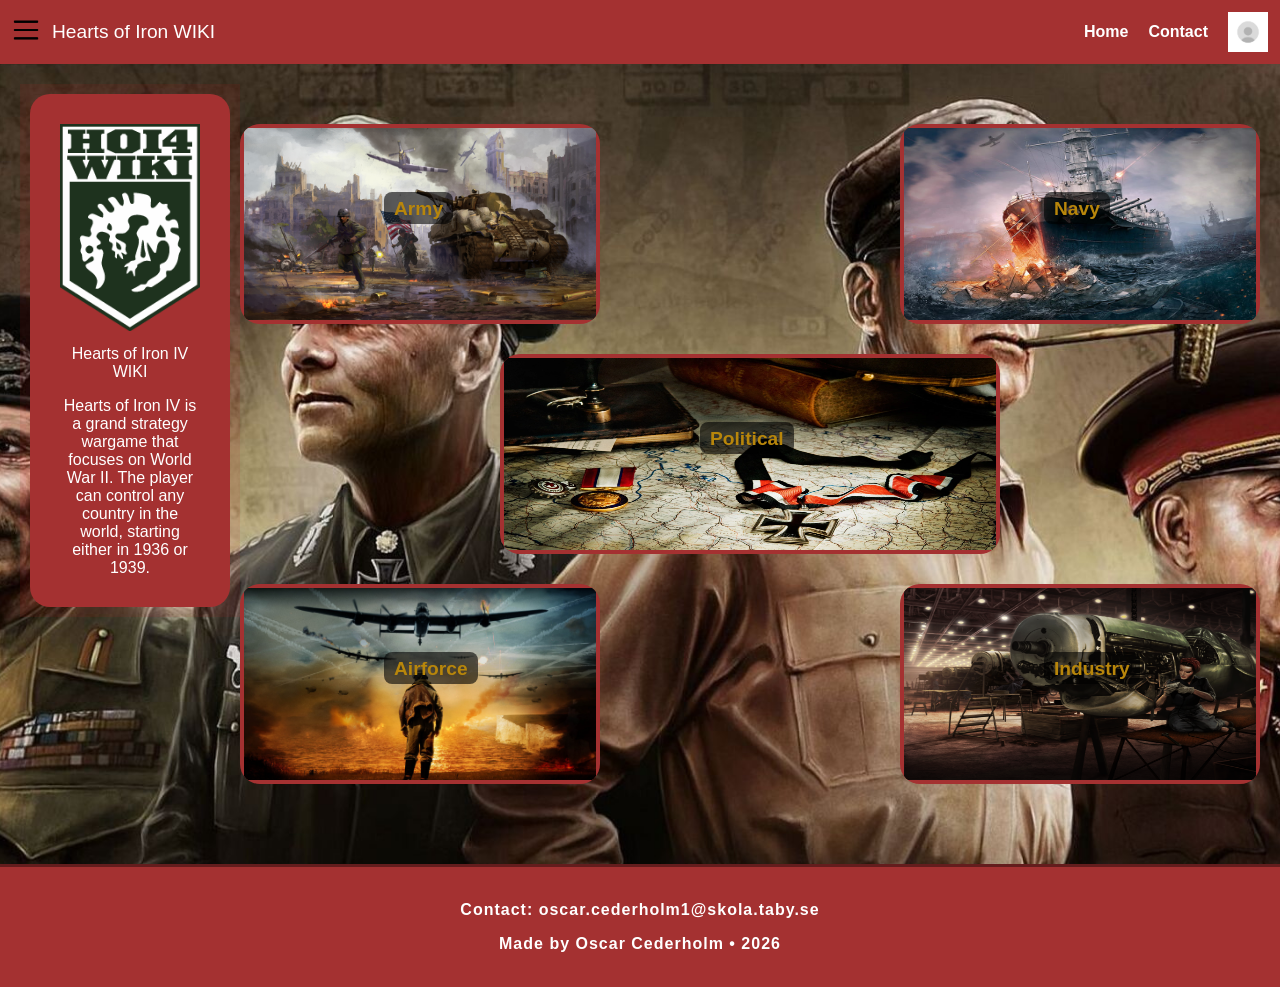
<file: index.html>
<!DOCTYPE html>
<html lang="en">
<head>
    <link rel="icon" href="images/paradox-logo.jpg" type="image/svg+xml">
    <title>Hearts of Iron 4 WIKI</title>
    <meta charset="UTF-8">
    <meta name="viewport" content="width=device-width, initial-scale=1.0">

    <link href="https://fonts.googleapis.com/css2?family=Oswald:wght@400;700&display=swap" rel="stylesheet">

    <!-- Main global stylesheet -->
    <link rel="stylesheet" href="index.css">

</head>

<body>

<header>
    <div class="nav-wrapper">
        <div class="nav-left">
            <div class="menu-wrapper" id="menuWrapper">
                <img src="images/icons8-menu-50.png" alt="menu" class="menu-button" id="menuButton">

                <div class="dropdown-menu" id="dropdownMenu">
                    <a href="index.html">Home</a>
                    <a href="army.html">Army</a>
                    <a href="Airforce.html">Airforce</a>
                    <a href="navy.html">Navy</a>
                    <a href="Political.html">Political</a>
                    <a href="Industry.html">Industry</a>
                </div>
            </div>
            <span>Hearts of Iron WIKI</span>
        </div>

        <nav>
            <ul>
                <li><a href="index.html">Home</a></li>
                <li><a href="index.html#Contact">Contact</a></li>
                <li>
                    <button class="login-button" onclick="openLoginPopup()">
                        <img src="images/login-hoi4.avif" alt="Login">
                    </button>
                </li>
            </ul>
        </nav>
    </div>
</header>

<main class="layout">

    <!--Sidebar-->
    <aside class="sidebar">
        <div class="side-box logo-box">
            <img src="images/hoi4-logo.png" alt="HOI4 logo">
            <p class="logo-text">Hearts of Iron IV WIKI</p>
            <a>Hearts of Iron IV is a grand strategy wargame that focuses on World War II. The player can control any country in the world, starting either in 1936 or 1939.</a>
        </div>

    </aside>
        
    <!--Main content-->
    <section class="content">
        <div class="grid">

            <a class="card top-left" href="army.html"><img src="images/army-hoi4.jpg" alt="Army"><span class="card-text">Army</span></a>
            <a class="card top-right" href="navy.html"><img src="images/battleship-hoi4.jpg" alt="Navy"><span class="card-text">Navy</span></a>

            <a class="card center" href="Political.html"><img src="images/Political-hoi4.webp" alt="Political"><span class="card-text">Political</span></a>

            <a class="card bottom-left" href="Airforce.html"><img src="images/air-hoi4.png" alt="Airforce"><span class="card-text">Airforce</span></a>
            <a class="card bottom-right" href="Industry.html"><img src="images/industry.png" alt="Industrial"><span class="card-text">Industry</span></a>

        </div>
         <div id="login-overlay" class="popup-overlay" onclick="closeLoginPopup()"></div>

        <div id="login-popup" class="popup-box">

            <h2>Login</h2>

            <form class="login-form">

                <input type="email" placeholder="Email" required>

                <input type="password" placeholder="Password" required>

                <button type="submit" class="login-submit">
                    Login
                </button>

            </form>

            <button class="popup-close" onclick="closeLoginPopup()">
                Close
            </button>

        </div>
    </section>
</main>
<footer id="Contact" class="footer">
    <p>Contact: oscar.cederholm1@skola.taby.se</p>
    <p>Made by Oscar Cederholm • 2026</p>
</footer>
<script>
const menuBtn = document.getElementById("menuButton");
const menu = document.getElementById("dropdownMenu");
const wrapper = document.getElementById("menuWrapper");

menuBtn.addEventListener("click", function(event) {
    event.stopPropagation();
    menu.classList.toggle("active");
});

document.addEventListener("click", function(event) {
    if (!wrapper.contains(event.target)) {
        menu.classList.remove("active");
    }
});
</script>



<script>
function openPopup(text) {
    document.getElementById("popup-text").innerText = text;
    document.getElementById("popup-overlay").style.display = "block";
    document.getElementById("popup-box").style.display = "block";
}

function closePopup() {
    document.getElementById("popup-overlay").style.display = "none";
    document.getElementById("popup-box").style.display = "none";
}
function openLoginPopup() {
    document.getElementById("login-overlay").style.display = "block";
    document.getElementById("login-popup").style.display = "block";
}

function closeLoginPopup() {
    document.getElementById("login-overlay").style.display = "none";
    document.getElementById("login-popup").style.display = "none";
}  
</script>
</body>
</html>
</file>
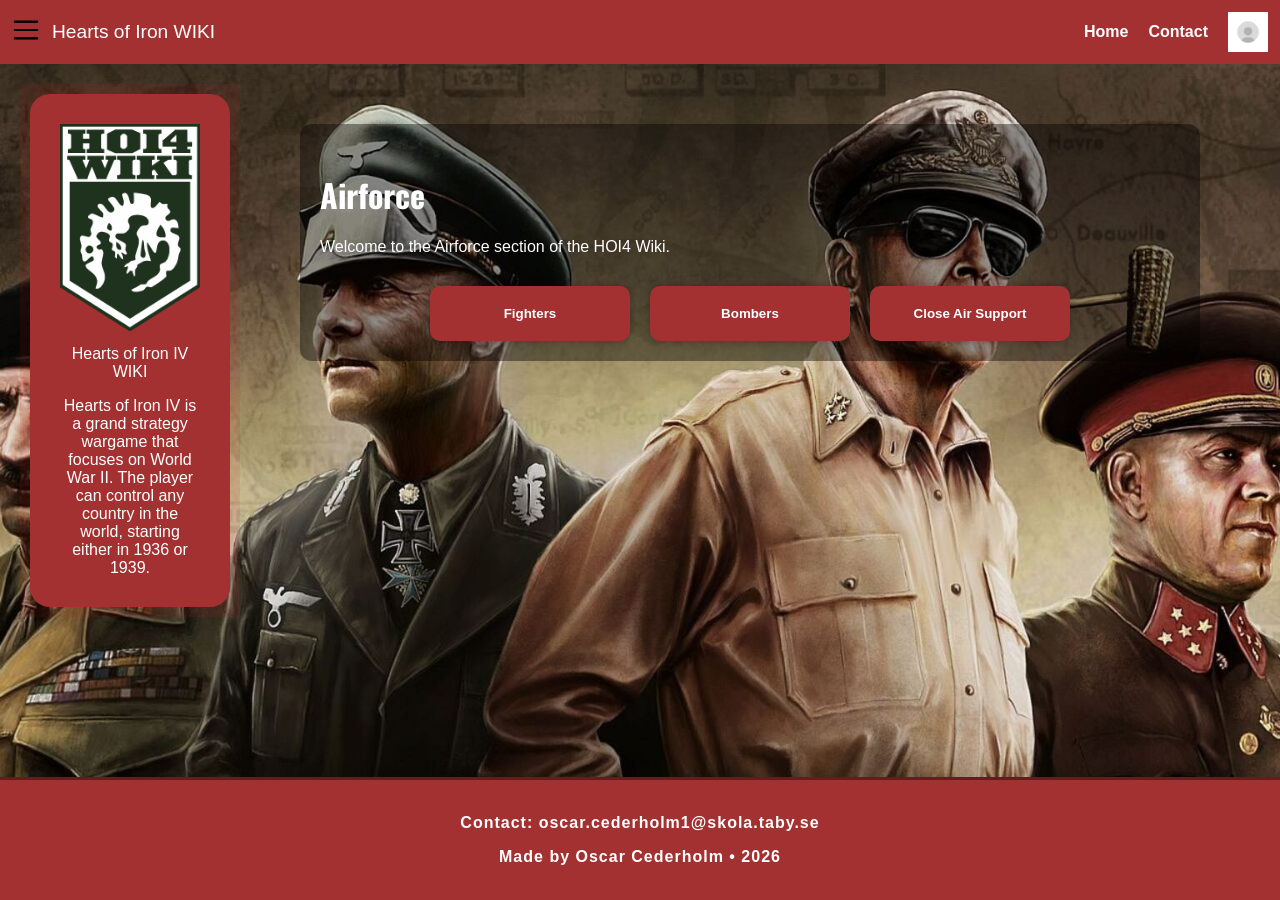
<file: Airforce.html>
<!DOCTYPE html>
<html lang="en">
<head>
    <link rel="icon" href="images/paradox-logo.jpg" type="image/svg+xml">
    <title>Hearts of Iron 4 WIKI - Army</title>
    <meta charset="UTF-8">
    <meta name="viewport" content="width=device-width, initial-scale=1.0">

    <link href="https://fonts.googleapis.com/css2?family=Oswald:wght@400;700&display=swap" rel="stylesheet">

    <!-- Main global stylesheet -->
    <link rel="stylesheet" href="index.css">
</head>

<body>

<header>
    <div class="nav-wrapper">
        <div class="nav-left">
            <div class="menu-wrapper" id="menuWrapper">
                <img src="images/icons8-menu-50.png" alt="menu" class="menu-button" id="menuButton">

                <div class="dropdown-menu" id="dropdownMenu">
                    <a href="index.html">Home</a>
                    <a href="army.html">Army</a>
                    <a href="Airforce.html">Airforce</a>
                    <a href="navy.html">Navy</a>
                    <a href="Political.html">Political</a>
                    <a href="Industry.html">Industry</a>
                </div>
            </div>
            <span>Hearts of Iron WIKI</span>
        </div>

        <nav>
            <ul>
                <li><a href="index.html">Home</a></li>
                <li><a href="index.html#Contact">Contact</a></li>
                <li>
                    <button class="login-button" onclick="openLoginPopup()">
                        <img src="images/login-hoi4.avif" alt="Login">
                    </button>
                </li>
            </ul>
        </nav>
    </div>
</header>

<main class="layout">

    <!--Sidebar-->
    <aside class="sidebar">
        <div class="side-box logo-box">
            <img src="images/hoi4-logo.png" alt="HOI4 logo">
            <p class="logo-text">Hearts of Iron IV WIKI</p>
            <a>Hearts of Iron IV is a grand strategy wargame that focuses on World War II. The player can control any country in the world, starting either in 1936 or 1939.</a>
        </div>

    </aside>
    
    <section class="content">

    <div class="page-content">
        <h1 class="page-title">Airforce</h1>
        <p>Welcome to the Airforce section of the HOI4 Wiki.</p>

        <div class="Airforce-boxes">
            <button class="Airforce-box" onclick="openPopup('Fighters control the skies and protect your bombers.')">
                Fighters
            </button>

            <button class="Airforce-box" onclick="openPopup('Bombers strike enemy industry, infrastructure, and armies.')">
                Bombers
            </button>

            <button class="Airforce-box" onclick="openPopup('Close Air Support aircraft support ground troops effectively.')">
                Close Air Support
            </button>
        </div>

        <div id="popup-overlay" class="popup-overlay" onclick="closePopup()"></div>

        <div id="popup-box" class="popup-box">
            <p id="popup-text"></p>
            <button class="popup-close" onclick="closePopup()">Close</button>
        </div>
         <div id="login-overlay" class="popup-overlay" onclick="closeLoginPopup()"></div>

        <div id="login-popup" class="popup-box">

            <h2>Login</h2>

            <form class="login-form">

                <input type="email" placeholder="Email" required>

                <input type="password" placeholder="Password" required>

                <button type="submit" class="login-submit">
                    Login
                </button>

            </form>

            <button class="popup-close" onclick="closeLoginPopup()">
                Close
            </button>

        </div>
    </div>
    </section>

</main>
<script>
const menuBtn = document.getElementById("menuButton");
const menu = document.getElementById("dropdownMenu");
const wrapper = document.getElementById("menuWrapper");

menuBtn.addEventListener("click", function(event) {
    event.stopPropagation();
    menu.classList.toggle("active");
});

document.addEventListener("click", function(event) {
    if (!wrapper.contains(event.target)) {
        menu.classList.remove("active");
    }
});
</script>


<script>
function openPopup(text) {
    document.getElementById("popup-text").innerText = text;
    document.getElementById("popup-overlay").style.display = "block";
    document.getElementById("popup-box").style.display = "block";
}

function closePopup() {
    document.getElementById("popup-overlay").style.display = "none";
    document.getElementById("popup-box").style.display = "none";
}
function openLoginPopup() {
    document.getElementById("login-overlay").style.display = "block";
    document.getElementById("login-popup").style.display = "block";
}

function closeLoginPopup() {
    document.getElementById("login-overlay").style.display = "none";
    document.getElementById("login-popup").style.display = "none";
}  
</script>
<footer id="Contact" class="footer">
    <p>Contact: oscar.cederholm1@skola.taby.se</p>
    <p>Made by Oscar Cederholm • 2026</p>
</footer>
</body>
</html>
</file>
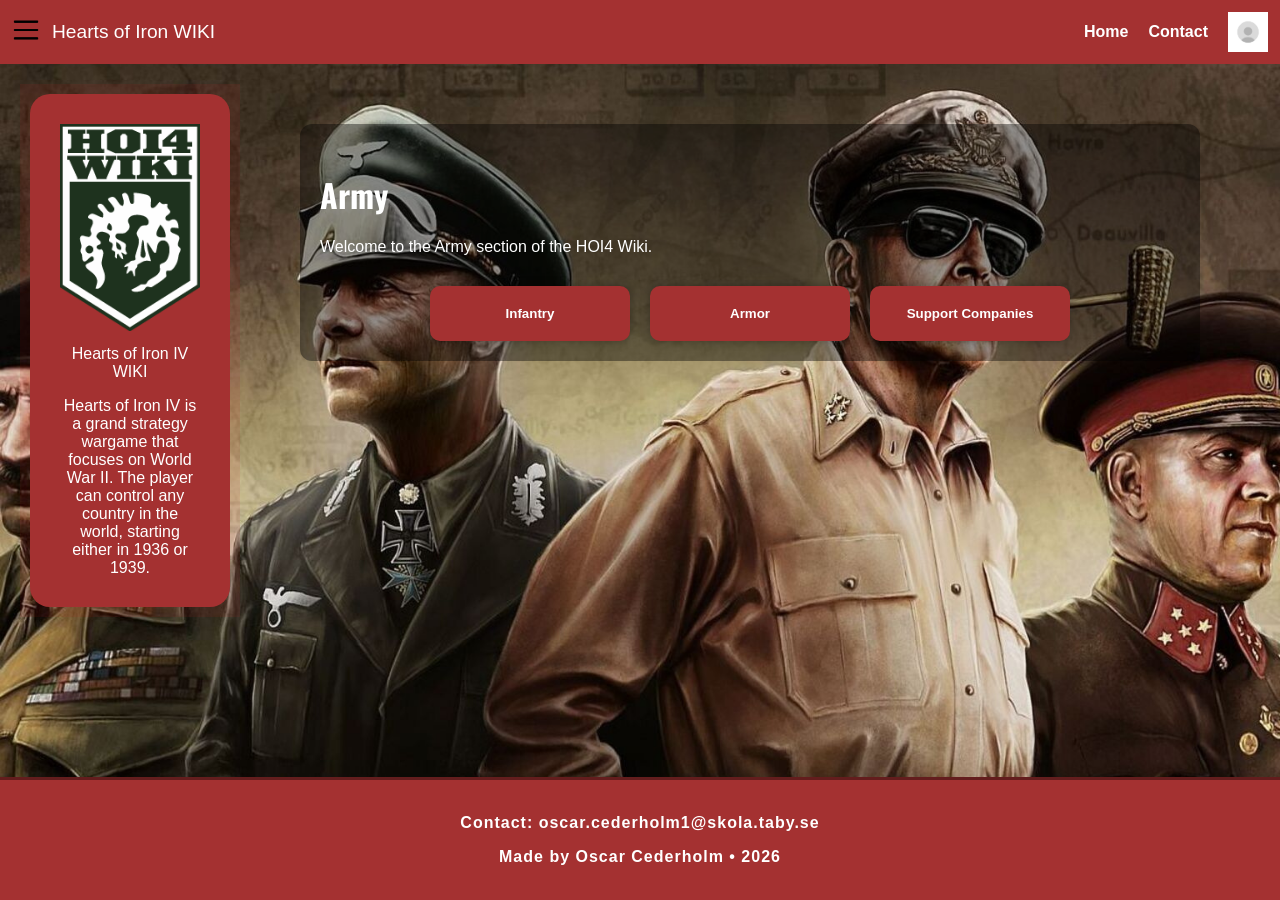
<file: army.html>
<!DOCTYPE html>
<html lang="en">
<head>
    <link rel="icon" href="images/paradox-logo.jpg" type="image/svg+xml">
    <title>Hearts of Iron 4 WIKI - Army</title>
    <meta charset="UTF-8">
    <meta name="viewport" content="width=device-width, initial-scale=1.0">

    <link href="https://fonts.googleapis.com/css2?family=Oswald:wght@400;700&display=swap" rel="stylesheet">

    <!-- Main global stylesheet -->
    <link rel="stylesheet" href="index.css">

</head>

<body>

<header>
    <div class="nav-wrapper">
        <div class="nav-left">
            <div class="menu-wrapper" id="menuWrapper">
                <img src="images/icons8-menu-50.png" alt="menu" class="menu-button" id="menuButton">

                <div class="dropdown-menu" id="dropdownMenu">
                    <a href="index.html">Home</a>
                    <a href="army.html">Army</a>
                    <a href="Airforce.html">Airforce</a>
                    <a href="navy.html">Navy</a>
                    <a href="Political.html">Political</a>
                    <a href="Industry.html">Industry</a>
                </div>
            </div>
            <span>Hearts of Iron WIKI</span>
        </div>


        <nav>
            <ul>
                <li><a href="index.html">Home</a></li>
                <li><a href="index.html#Contact">Contact</a></li>
                <li>
                    <button class="login-button" onclick="openLoginPopup()">
                        <img src="images/login-hoi4.avif" alt="Login">
                    </button>
                </li>
            </ul>
        </nav>
    </div>
</header>

<main class="layout">

    <!--Sidebar-->
    <aside class="sidebar">
        <div class="side-box logo-box">
            <img src="images/hoi4-logo.png" alt="HOI4 logo">
            <p class="logo-text">Hearts of Iron IV WIKI</p>
            <a>Hearts of Iron IV is a grand strategy wargame that focuses on World War II. The player can control any country in the world, starting either in 1936 or 1939.</a>
        </div>

    </aside>

    <section class="content">

    <div class="page-content">
        <h1 class="page-title">Army</h1>
        <p>Welcome to the Army section of the HOI4 Wiki.</p>

        <div class="Army-boxes">
            <button class="Army-box" onclick="openPopup('Infantry forms the backbone of most armies in HOI4.')">
                Infantry
            </button>

            <button class="Army-box" onclick="openPopup('Armored divisions provide breakthrough and heavy firepower.')">
                Armor
            </button>

            <button class="Army-box" onclick="openPopup('Support companies enhance divisions with special abilities.')">
                Support Companies
            </button>
             <div id="login-overlay" class="popup-overlay" onclick="closeLoginPopup()"></div>

        <div id="login-popup" class="popup-box">

            <h2>Login</h2>

            <form class="login-form">

                <input type="email" placeholder="Email" required>

                <input type="password" placeholder="Password" required>

                <button type="submit" class="login-submit">
                    Login
                </button>

            </form>

            <button class="popup-close" onclick="closeLoginPopup()">
                Close
            </button>

        </div>
        </div>

        <div id="popup-overlay" class="popup-overlay" onclick="closePopup()"></div>

        <div id="popup-box" class="popup-box">
            <p id="popup-text"></p>
            <button class="popup-close" onclick="closePopup()">Close</button>
        </div>
    </div>
    </section>

</main>
<script>
const menuBtn = document.getElementById("menuButton");
const menu = document.getElementById("dropdownMenu");
const wrapper = document.getElementById("menuWrapper");

menuBtn.addEventListener("click", function(event) {
    event.stopPropagation();
    menu.classList.toggle("active");
});

document.addEventListener("click", function(event) {
    if (!wrapper.contains(event.target)) {
        menu.classList.remove("active");
    }
});
</script>


<script>
function openPopup(text) {
    document.getElementById("popup-text").innerText = text;
    document.getElementById("popup-overlay").style.display = "block";
    document.getElementById("popup-box").style.display = "block";
}

function closePopup() {
    document.getElementById("popup-overlay").style.display = "none";
    document.getElementById("popup-box").style.display = "none";
}
function openLoginPopup() {
    document.getElementById("login-overlay").style.display = "block";
    document.getElementById("login-popup").style.display = "block";
}

function closeLoginPopup() {
    document.getElementById("login-overlay").style.display = "none";
    document.getElementById("login-popup").style.display = "none";
}  
</script>
<footer id="Contact" class="footer">
    <p>Contact: oscar.cederholm1@skola.taby.se</p>
    <p>Made by Oscar Cederholm • 2026</p>
</footer>
</body>
</html>
</file>
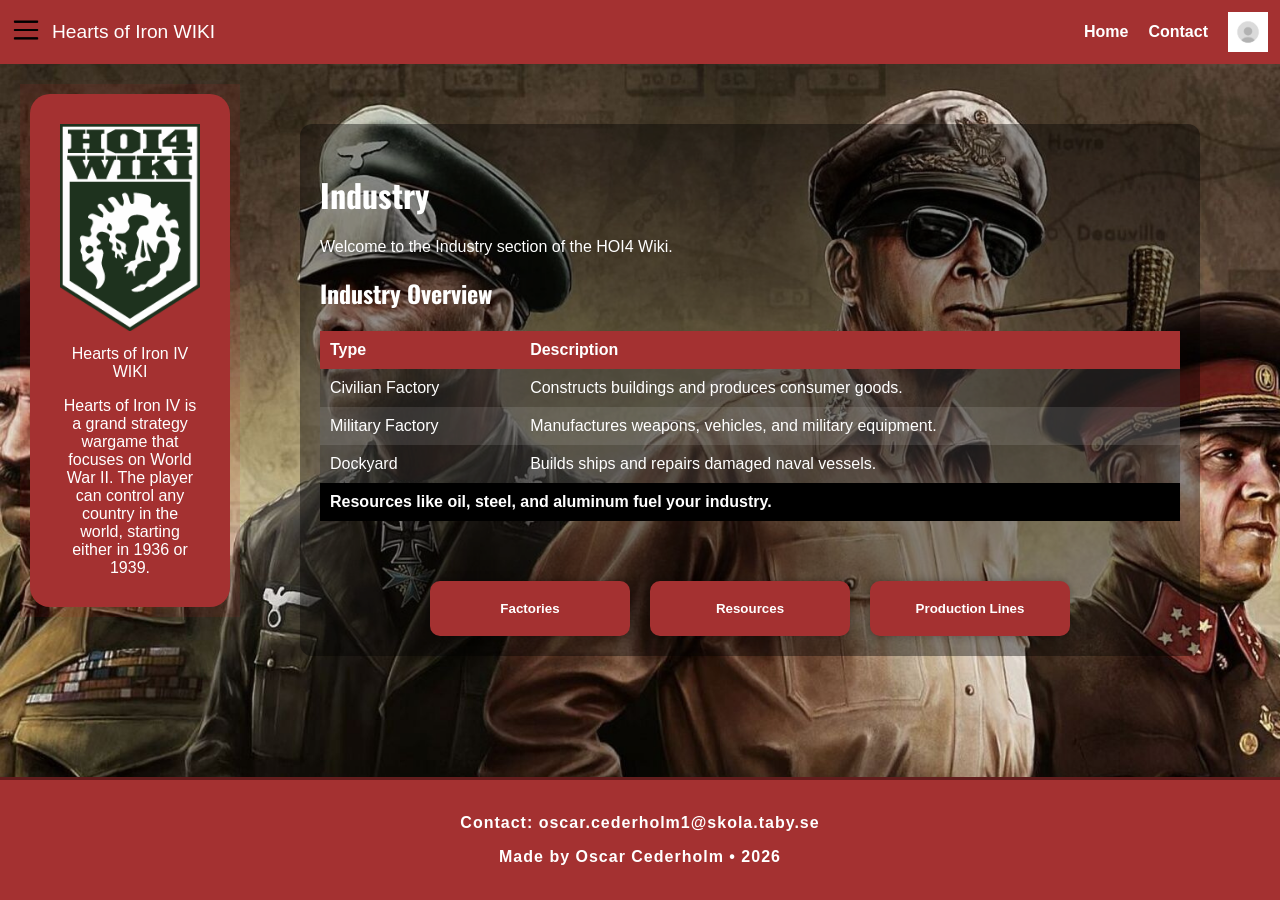
<file: Industry.html>
<!DOCTYPE html>
<html lang="en">
<head>
    <link rel="icon" href="images/paradox-logo.jpg" type="image/svg+xml">
    <title>Hearts of Iron 4 WIKI - Army</title>
    <meta charset="UTF-8">
    <meta name="viewport" content="width=device-width, initial-scale=1.0">

    <link href="https://fonts.googleapis.com/css2?family=Oswald:wght@400;700&display=swap" rel="stylesheet">


    <!-- Main global stylesheet -->
    <link rel="stylesheet" href="index.css">

</head>

<body>

<header>
    <div class="nav-wrapper">
        <div class="nav-left">
            <div class="menu-wrapper" id="menuWrapper">
                <img src="images/icons8-menu-50.png" alt="menu" class="menu-button" id="menuButton">

                <div class="dropdown-menu" id="dropdownMenu">
                    <a href="index.html">Home</a>
                    <a href="army.html">Army</a>
                    <a href="Airforce.html">Airforce</a>
                    <a href="navy.html">Navy</a>
                    <a href="Political.html">Political</a>
                    <a href="Industry.html">Industry</a>
                </div>
            </div>
            <span>Hearts of Iron WIKI</span>
        </div>

        <nav>
            <ul>
                <li><a href="index.html">Home</a></li>
                <li><a href="index.html#Contact">Contact</a></li>
                <li>
                    <button class="login-button" onclick="openLoginPopup()">
                        <img src="images/login-hoi4.avif" alt="Login">
                    </button>
                </li>
            </ul>
        </nav>
    </div>
</header>

<main class="layout">

    <!--Sidebar-->
    <aside class="sidebar">
        <div class="side-box logo-box">
            <img src="images/hoi4-logo.png" alt="HOI4 logo">
            <p class="logo-text">Hearts of Iron IV WIKI</p>
            <a>Hearts of Iron IV is a grand strategy wargame that focuses on World War II. The player can control any country in the world, starting either in 1936 or 1939.</a>
        </div>

    </aside>

    <section class="content">

    <div class="page-content">
        <h1 class="page-title">Industry</h1>
        <p>Welcome to the Industry section of the HOI4 Wiki.</p>

    <section class="table-section">
        <h2>Industry Overview</h2>

        <table class="info-table">
            <thead>
                <tr>
                    <th>Type</th>
                    <th>Description</th>
                </tr>
            </thead>

            <tbody>
                <tr>
                    <td>Civilian Factory</td>
                    <td>Constructs buildings and produces consumer goods.</td>
                </tr>
                <tr>
                    <td>Military Factory</td>
                    <td>Manufactures weapons, vehicles, and military equipment.</td>
                </tr>
                <tr>
                    <td>Dockyard</td>
                    <td>Builds ships and repairs damaged naval vessels.</td>
                </tr>
            </tbody>

            <tfoot>
                <tr>
                    <td colspan="2">Resources like oil, steel, and aluminum fuel your industry.</td>
                </tr>
            </tfoot>
        </table>
    </section>

    <div class="Industry-boxes">

        <div class="Industry-boxes">
            <button class="Industry-box" onclick="openPopup('Factories produce equipment, supplies, and consumer goods.')">
                Factories
            </button>

            <button class="Industry-box" onclick="openPopup('Resources like oil, steel, and aluminum power your war machine.')">
                Resources
            </button>

            <button class="Industry-box" onclick="openPopup('Production lines determine how efficiently equipment is manufactured.')">
                Production Lines
            </button>
        </div>

        <div id="popup-overlay" class="popup-overlay" onclick="closePopup()"></div>

        <div id="popup-box" class="popup-box">
            <p id="popup-text"></p>
            <button class="popup-close" onclick="closePopup()">Close</button>
        </div>
         <div id="login-overlay" class="popup-overlay" onclick="closeLoginPopup()"></div>

        <div id="login-popup" class="popup-box">

            <h2>Login</h2>

            <form class="login-form">

                <input type="email" placeholder="Email" required>

                <input type="password" placeholder="Password" required>

                <button type="submit" class="login-submit">
                    Login
                </button>

            </form>

            <button class="popup-close" onclick="closeLoginPopup()">
                Close
            </button>

        </div>
    </div>
    </section>

</main>
<script>
const menuBtn = document.getElementById("menuButton");
const menu = document.getElementById("dropdownMenu");
const wrapper = document.getElementById("menuWrapper");

menuBtn.addEventListener("click", function(event) {
    event.stopPropagation();
    menu.classList.toggle("active");
});

document.addEventListener("click", function(event) {
    if (!wrapper.contains(event.target)) {
        menu.classList.remove("active");
    }
});
</script>


<script>
function openPopup(text) {
    document.getElementById("popup-text").innerText = text;
    document.getElementById("popup-overlay").style.display = "block";
    document.getElementById("popup-box").style.display = "block";
}

function closePopup() {
    document.getElementById("popup-overlay").style.display = "none";
    document.getElementById("popup-box").style.display = "none";
}
function openLoginPopup() {
    document.getElementById("login-overlay").style.display = "block";
    document.getElementById("login-popup").style.display = "block";
}

function closeLoginPopup() {
    document.getElementById("login-overlay").style.display = "none";
    document.getElementById("login-popup").style.display = "none";
}  
</script>
<footer id="Contact" class="footer">
    <p>Contact: oscar.cederholm1@skola.taby.se</p>
    <p>Made by Oscar Cederholm • 2026</p>
</footer>
</body>
</html>
</file>
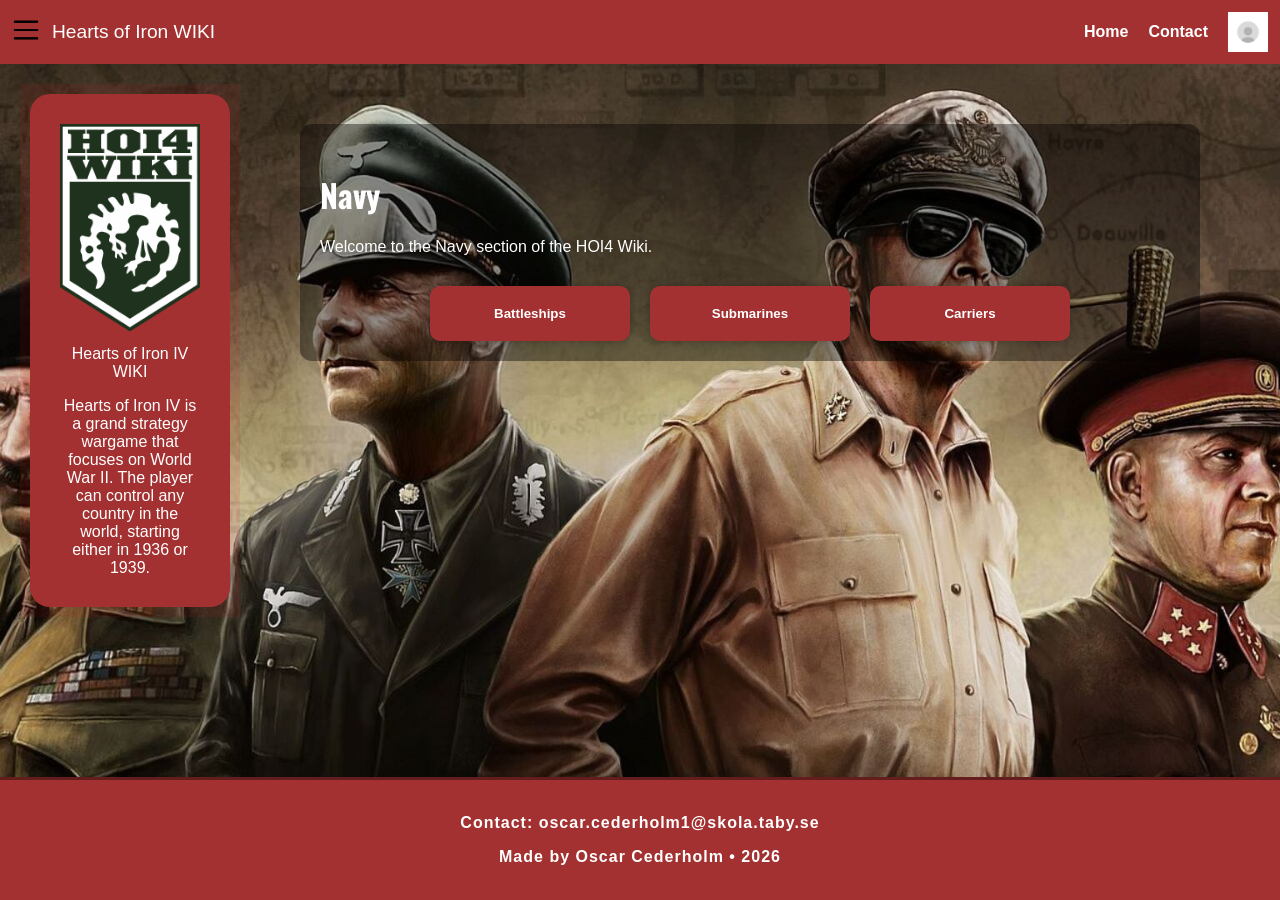
<file: navy.html>
<!DOCTYPE html>
<html lang="en">
<head>
    <link rel="icon" href="images/paradox-logo.jpg" type="image/svg+xml">
    <title>Hearts of Iron 4 WIKI - Army</title>
    <meta charset="UTF-8">
    <meta name="viewport" content="width=device-width, initial-scale=1.0">

    <link href="https://fonts.googleapis.com/css2?family=Oswald:wght@400;700&display=swap" rel="stylesheet">

    <!-- Main global stylesheet -->
    <link rel="stylesheet" href="index.css">

</head>

<body>

<header>
    <div class="nav-wrapper">
        <div class="nav-left">
            <div class="menu-wrapper" id="menuWrapper">
                <img src="images/icons8-menu-50.png" alt="menu" class="menu-button" id="menuButton">

                <div class="dropdown-menu" id="dropdownMenu">
                    <a href="index.html">Home</a>
                    <a href="army.html">Army</a>
                    <a href="Airforce.html">Airforce</a>
                    <a href="navy.html">Navy</a>
                    <a href="Political.html">Political</a>
                    <a href="Industry.html">Industry</a>
                </div>
            </div>
            <span>Hearts of Iron WIKI</span>
        </div>

        <nav>
            <ul>
                <li><a href="index.html">Home</a></li>
                <li><a href="index.html#Contact">Contact</a></li>
                <li>
                    <button class="login-button" onclick="openLoginPopup()">
                        <img src="images/login-hoi4.avif" alt="Login">
                    </button>
                </li>
            </ul>
        </nav>
    </div>
</header>

<main class="layout">

    <!--Sidebar-->
    <aside class="sidebar">
        <div class="side-box logo-box">
            <img src="images/hoi4-logo.png" alt="HOI4 logo">
            <p class="logo-text">Hearts of Iron IV WIKI</p>
            <a>Hearts of Iron IV is a grand strategy wargame that focuses on World War II. The player can control any country in the world, starting either in 1936 or 1939.</a>
        </div>

    </aside>

    <section class="content">
    

    <div class="page-content">
        <h1 class="page-title">Navy</h1>
        <p>Welcome to the Navy section of the HOI4 Wiki.</p>

        <div class="Navy-boxes">
            <button class="Navy-box" onclick="openPopup('Battleships are powerful capital ships used to dominate sea zones.')">
                Battleships
            </button>

            <button class="Navy-box" onclick="openPopup('Submarines excel at convoy raiding and stealth operations.')">
                Submarines
            </button>

            <button class="Navy-box" onclick="openPopup('Aircraft carriers project air power across the oceans.')">
                Carriers
            </button>
        </div>

        <!-- Popup -->
        <div id="popup-overlay" class="popup-overlay" onclick="closePopup()"></div>

        <div id="popup-box" class="popup-box">
            <p id="popup-text"></p>
            <button class="popup-close" onclick="closePopup()">Close</button>
        </div>
         <div id="login-overlay" class="popup-overlay" onclick="closeLoginPopup()"></div>

        <div id="login-popup" class="popup-box">

            <h2>Login</h2>

            <form class="login-form">

                <input type="email" placeholder="Email" required>

                <input type="password" placeholder="Password" required>

                <button type="submit" class="login-submit">
                    Login
                </button>

            </form>

            <button class="popup-close" onclick="closeLoginPopup()">
                Close
            </button>

        </div>
    </div>
    </section>

</main>
<script>
const menuBtn = document.getElementById("menuButton");
const menu = document.getElementById("dropdownMenu");
const wrapper = document.getElementById("menuWrapper");

menuBtn.addEventListener("click", function(event) {
    event.stopPropagation();
    menu.classList.toggle("active");
});

document.addEventListener("click", function(event) {
    if (!wrapper.contains(event.target)) {
        menu.classList.remove("active");
    }
});
</script>

<script>
function openPopup(text) {
    document.getElementById("popup-text").innerText = text;
    document.getElementById("popup-overlay").style.display = "block";
    document.getElementById("popup-box").style.display = "block";
}

function closePopup() {
    document.getElementById("popup-overlay").style.display = "none";
    document.getElementById("popup-box").style.display = "none";
}
function openLoginPopup() {
    document.getElementById("login-overlay").style.display = "block";
    document.getElementById("login-popup").style.display = "block";
}

function closeLoginPopup() {
    document.getElementById("login-overlay").style.display = "none";
    document.getElementById("login-popup").style.display = "none";
}  
</script>
<footer id="Contact" class="footer">
    <p>Contact: oscar.cederholm1@skola.taby.se</p>
    <p>Made by Oscar Cederholm • 2026</p>
</footer>
</body>
</html>
</file>
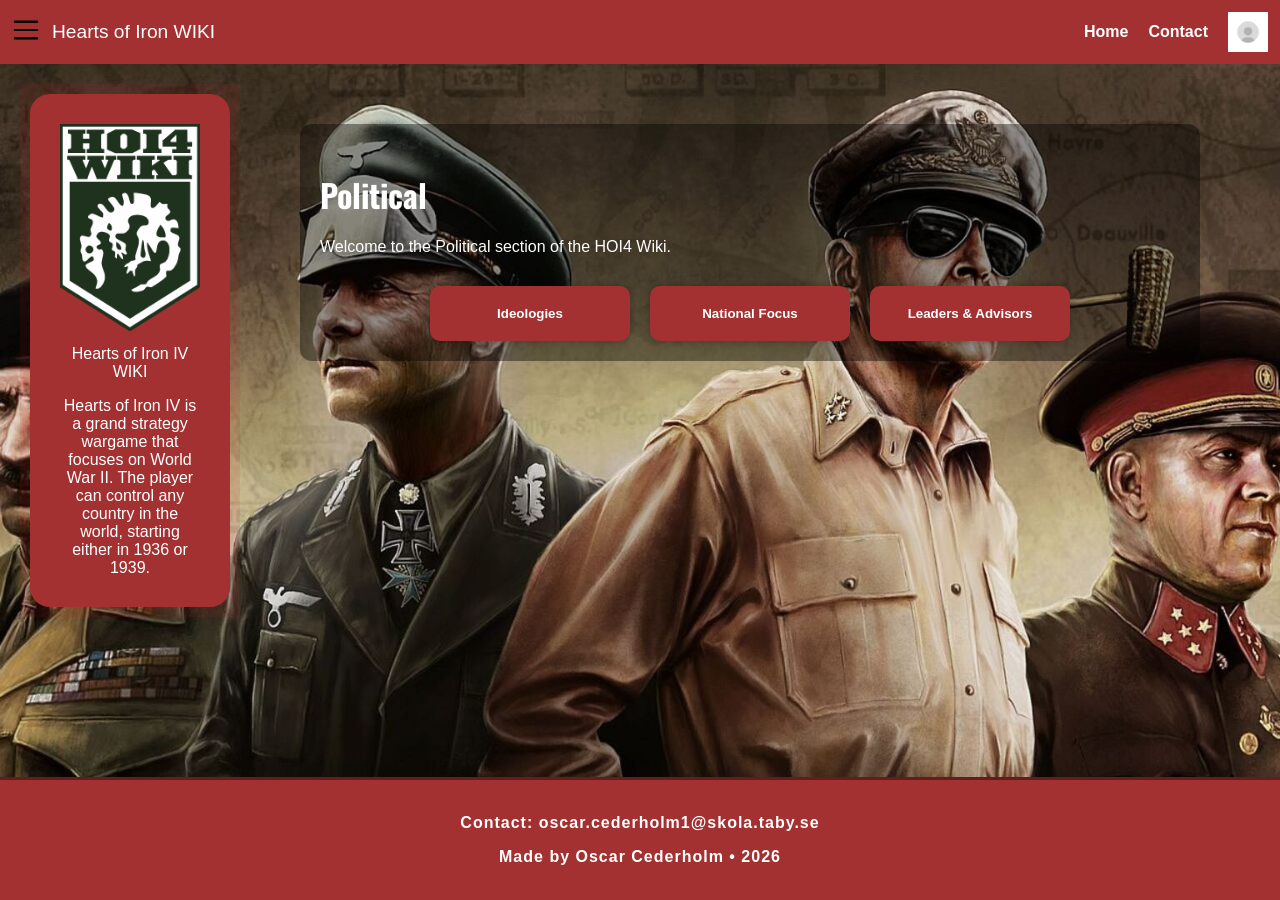
<file: Political.html>
<!DOCTYPE html>
<html lang="en">
<head>
    <link rel="icon" href="images/paradox-logo.jpg" type="image/svg+xml">
    <title>Hearts of Iron 4 WIKI - Army</title>
    <meta charset="UTF-8">
    <meta name="viewport" content="width=device-width, initial-scale=1.0">

    <link href="https://fonts.googleapis.com/css2?family=Oswald:wght@400;700&display=swap" rel="stylesheet">

    <!-- Main global stylesheet -->
    <link rel="stylesheet" href="index.css">

</head>

<body>

<header>
    <div class="nav-wrapper">
        <div class="nav-left">
            <div class="menu-wrapper" id="menuWrapper">
                <img src="images/icons8-menu-50.png" alt="menu" class="menu-button" id="menuButton">

                <div class="dropdown-menu" id="dropdownMenu">
                    <a href="index.html">Home</a>
                    <a href="army.html">Army</a>
                    <a href="Airforce.html">Airforce</a>
                    <a href="navy.html">Navy</a>
                    <a href="Political.html">Political</a>
                    <a href="Industry.html">Industry</a>
                </div>
            </div>
            <span>Hearts of Iron WIKI</span>
        </div>

        <nav>
            <ul>
                <li><a href="index.html">Home</a></li>
                <li><a href="index.html#Contact">Contact</a></li>
                <li>
                    <button class="login-button" onclick="openLoginPopup()">
                        <img src="images/login-hoi4.avif" alt="Login">
                    </button>
                </li>
            </ul>
        </nav>
    </div>
</header>

<main class="layout">

    <!--Sidebar-->
    <aside class="sidebar">
        <div class="side-box logo-box">
            <img src="images/hoi4-logo.png" alt="HOI4 logo">
            <p class="logo-text">Hearts of Iron IV WIKI</p>
            <a>Hearts of Iron IV is a grand strategy wargame that focuses on World War II. The player can control any country in the world, starting either in 1936 or 1939.</a>
        </div>

    </aside>

    <section class="content">
    

    <div class="page-content">
        <h1 class="page-title">Political</h1>
        <p>Welcome to the Political section of the HOI4 Wiki.</p>

        <div class="Political-boxes">
            <button class="Political-box" onclick="openPopup('Ideologies determine your nation’s political alignment and diplomatic options.')">
                Ideologies
            </button>

            <button class="Political-box" onclick="openPopup('National Focus trees guide your country’s long-term political and strategic direction.')">
                National Focus
            </button>

            <button class="Political-box" onclick="openPopup('Leaders and Advisors provide political, military, and economic bonuses.')">
                Leaders & Advisors
            </button>
        </div>

        <div id="popup-overlay" class="popup-overlay" onclick="closePopup()"></div>

        <div id="popup-box" class="popup-box">
            <p id="popup-text"></p>
            <button class="popup-close" onclick="closePopup()">Close</button>
        </div>
        <div id="login-overlay" class="popup-overlay" onclick="closeLoginPopup()"></div>

        <div id="login-popup" class="popup-box">

            <h2>Login</h2>

            <form class="login-form">

                <input type="email" placeholder="Email" required>

                <input type="password" placeholder="Password" required>

                <button type="submit" class="login-submit">
                    Login
                </button>

            </form>

            <button class="popup-close" onclick="closeLoginPopup()">
                Close
            </button>

        </div>
    </div>
    </section>

</main>
<script>
const menuBtn = document.getElementById("menuButton");
const menu = document.getElementById("dropdownMenu");
const wrapper = document.getElementById("menuWrapper");

menuBtn.addEventListener("click", function(event) {
    event.stopPropagation();
    menu.classList.toggle("active");
});

document.addEventListener("click", function(event) {
    if (!wrapper.contains(event.target)) {
        menu.classList.remove("active");
    }
});
</script>

<script>
function openPopup(text) {
    document.getElementById("popup-text").innerText = text;
    document.getElementById("popup-overlay").style.display = "block";
    document.getElementById("popup-box").style.display = "block";
}

function closePopup() {
    document.getElementById("popup-overlay").style.display = "none";
    document.getElementById("popup-box").style.display = "none";
}
function openLoginPopup() {
    document.getElementById("login-overlay").style.display = "block";
    document.getElementById("login-popup").style.display = "block";
}

function closeLoginPopup() {
    document.getElementById("login-overlay").style.display = "none";
    document.getElementById("login-popup").style.display = "none";
}  
</script>
<footer id="Contact" class="footer">
    <p>Contact: oscar.cederholm1@skola.taby.se</p>
    <p>Made by Oscar Cederholm • 2026</p>
</footer>
</body>
</html>
</file>
<file: index.css>
html, body {
    margin: 0;
    padding: 0;
    width: 100%;
    overflow-x: hidden;
}
*,
*::before,
*::after {
  box-sizing: border-box;
}
h1, h2 {
    font-family: 'Oswald', sans-serif;
}

body {
  margin: 0 auto;
  font-family: Arial, sans-serif;
  color: white;
  padding: 0;
  min-height: 100vh;

  display: flex;
  flex-direction: column;

  background-image: url(images/hearts-of-iron-4.jpg);
  background-repeat: no-repeat;
  background-position: center;
  background-size: cover;

  width: 100%;
}

/* --------Header-------- */

header {
  position: relative;
  top: 0;
  left: 0;
  right: 0;
  z-index: 5000;

  padding: 12px;
  background: #a43131;
  width: 100%;
}

.nav-wrapper {
  display: flex;
  justify-content: space-between;
  align-items: center;
  width: 100%;
}

.nav-left {
  display: flex;
  align-items: center;
  gap: 12px;
  margin-left: 0;
  font-size: 1.2rem;
}

.nav-left img {
  width: 28px;
  cursor: pointer;
}

nav ul {
  list-style: none;
  display: flex;
  align-items: center;
  gap: 20px;
  padding: 0;
  margin: 0;
}

.login-box{
  width:40px;
}
.login-button {
  width: 40px;
  height: 40px;
  padding: 0;
  border: none;
  background: transparent;
  display: flex;
  align-items: center;
  object-fit: cover;
  cursor: pointer;
}

.login-button img{
  width: 100%;
  height: 100%;
  object-fit:cover; 
  display: block;
}

.login-form {
  display: flex;
  flex-direction: column;
  gap: 15px;
  margin-top: 20px;
}

.login-form input {
  padding: 12px;
  border: none;
  border-radius: 8px;
  font-size: 1rem;
  outline: none;
}

.login-submit {
  background: black;
  color: white;
  border: none;
  padding: 12px;
  border-radius: 8px;
  font-weight: bold;
  cursor: pointer;
}

nav a {
  color: white;
  text-decoration: none;
  font-weight: bold;
}

/* --------Layout-------- */
.layout {
  display: flex;
  align-items: flex-start;
  justify-content: center;
  padding: 20px;
  flex: 1;
}

/* --------Sidebar-------- */
.sidebar {
  width: 220px;
  background: rgba(190, 28, 28, 0.1);
  padding: 10px;
  top: 80px;
  z-index: 10;
  left: 0;
  height: auto;
}

.side-box {
  background: lightgray;
  border-radius: 8px;
}

.side-box.large {
  height: 120px;
}

.side-box.small {
  height: 60px;
}

.logo-box {
  background: #a43131;
  border-radius: 20px;
  padding: 30px;
  text-align: center;
  width: 100%;
}

.logo-box img {
  width: 100%;
  margin-left: 0;
  display: block;
}

.logo-text {
  font-size: 1 rem;
  margin-top: 14px;
  color: white;
}

.info-table {
    width: 100%;
    border-collapse: collapse;
    margin-top: 20px;
    background: rgba(0,0,0,0.4);
    color: white;
}

.info-table th {
    background: #a43131;
    padding: 10px;
    text-align: left;
}

.info-table td {
    padding: 10px;
}

.info-table tbody tr:nth-child(odd) {
    background: rgba(255,255,255,0.1);
}

.info-table tbody tr:nth-child(even) {
    background: rgba(255,255,255,0.2);
}

.info-table tfoot tr {
    background: black;
    font-weight: bold;
}

/* --------Main Content-------- */
.content {
  flex: 1;
  display: flex;
  justify-content: center;
  padding-top: 40px;
  width: 100%;
  max-width: 100%;
}

.grid {
  display: grid;
  grid-template-columns: repeat(2, minmax(220px, 1fr));
  gap: 30px;
  width: 100%;
  margin-left: 0;
  justify-content: center;
}

.card {
  display: block;
  background: #a43131;
  border-radius: 20px;
  height: 300px;
  width: 360px;
  min-height: 200px;
  min-width: 220px;
  overflow: hidden;
  text-decoration: none;
  color: inherit;
  border: 3px gold;
  padding: 4px;
  justify-self: center;
}

.card img {
  pointer-events: none;
  display: block;
  width: 100%;
  height: 100%;
  object-fit: fill;
  object-position: center;
}

.card {
  position: relative;
}

.card-text {
  position: absolute;
  top: 34%;
  bottom: 50%;
  left: 40%;

  color: darkgoldenrod;
  font-size: 1.2rem;
  font-weight: bold;

  background: rgba(0,0,0,0.6);
  padding: 6px 10px;
  border-radius: 8px;
}

.center {
  grid-column: span 2;
  width: 500px;
  min-width: 220px;
  justify-self: center;
  height: 180px;
}

.top-left {
  justify-self: start;
  height: 180px;
}

.top-right {
  justify-self: end;
  height: 180px;
}

.bottom-left {
  justify-self: start;
  height: 180px;
}

.bottom-right {
  justify-self: end;
  height: 180px;
}

.card:hover {
  transform: scale(1.05);
  transition: 0.2s;
}

/* Shared popup/menu styles */
.popup-overlay {
  position: fixed;
  top: 0;
  left: 0;
  width: 100%;
  height: 100%;
  background: rgba(0, 0, 0, 0.6);
  display: none;
  z-index: 500;
}

.popup-box {
  position: fixed;
  top: 50%;
  left: 50%;
  transform: translate(-50%, -50%);
  background: #a43131;
  padding: 20px;
  border-radius: 10px;
  width: 300px;
  text-align: center;
  display: none;
  z-index: 600;
  color: white;
  box-shadow: 0 0 15px rgba(0, 0, 0, 0.5);
}

.site-title {
  position: relative;
  z-index: 1;
}

.popup-close {
  margin-top: 15px;
  padding: 8px 15px;
  background: black;
  color: white;
  border: none;
  border-radius: 6px;
  cursor: pointer;
}

.menu-wrapper {
  position: relative;
  display: inline-block;
  z-index: 9000;
}

.menu-button {
  width: 28px;
  cursor: pointer;
}

.dropdown-menu {
  position: absolute;
  top: 40px;
  left: 0;
  background: #5a1a1a;
  border-radius: 8px;
  padding: 10px 0;
  min-width: 160px;
  box-shadow: 0 0 12px rgba(0,0,0,0,6);
  z-index: 99999;

  opacity: 0;
  pointer-events: none;
  transform: translateX(-5px);
  transition: opacity 0.25s ease, transform 0.25s ease;
}
.dropdown-menu.active {
    opacity: 1;
    pointer-events: auto;
    transform: translateY(0);
}

.dropdown-menu a {
  color: white;
  text-decoration: none;
  padding: 12px 18px;
  font-weight: bold;
  display: block;
}

.dropdown-menu a:hover {
  background: rgba(0, 0, 0, 0.25);
}

.footer {
  background: #a43131;
  color: white;
  text-align: center;
  padding: 18px 0;
  font-weight: bold;
  letter-spacing: 1px;
  border-top: 3px solid rgba(0, 0, 0, 0.4);
  max-height: 15vh;
  width: 100%;
  margin-top: 60px;
}

/* --------Shared Page Styles-------- */
.page-title {
  font-size: 2rem;
  font-weight: bold;
  margin-bottom: 20px;
}

.page-content {
  background: rgba(0, 0, 0, 0.4);
  padding: 20px;
  border-radius: 12px;
  width: 100%;
  max-width: 900px;
}

/* --------Army-------- */
.Army-boxes {
  display: flex;
  justify-content: center;
  gap: 20px;
  margin-top: 30px;
}

.Army-box {
  background: #a43131;
  color: white;
  padding: 20px;
  border-radius: 10px;
  width: 200px;
  text-align: center;
  font-weight: bold;
  box-shadow: 0 0 10px rgba(0, 0, 0, 0.3);
  border: none;
  cursor: pointer;
  transition: transform 0.2s;
}

.Army-box:hover {
  transform: scale(1.05);
}

/* --------Airforce-------- */
.Airforce-boxes {
  display: flex;
  justify-content: center;
  gap: 20px;
  margin-top: 30px;
}

.Airforce-box {
  background: #a43131;
  color: white;
  padding: 20px;
  border-radius: 10px;
  width: 200px;
  text-align: center;
  font-weight: bold;
  box-shadow: 0 0 10px rgba(0, 0, 0, 0.3);
  border: none;
  cursor: pointer;
  transition: transform 0.2s;
}

.Airforce-box:hover {
  transform: scale(1.05);
}

/* --------Navy-------- */
.Navy-boxes {
  display: flex;
  justify-content: center;
  gap: 20px;
  margin-top: 30px;
}

.Navy-box {
  background: #a43131;
  color: white;
  padding: 20px;
  border-radius: 10px;
  width: 200px;
  text-align: center;
  font-weight: bold;
  box-shadow: 0 0 10px rgba(0, 0, 0, 0.3);
  border: none;
  cursor: pointer;
  transition: transform 0.2s;
}

.Navy-box:hover {
  transform: scale(1.05);
}

/* --------Industry-------- */
.Industry-boxes {
  display: flex;
  justify-content: center;
  gap: 20px;
  margin-top: 30px;
}

.Industry-box {
  background: #a43131;
  color: white;
  padding: 20px;
  border-radius: 10px;
  width: 200px;
  text-align: center;
  font-weight: bold;
  box-shadow: 0 0 10px rgba(0, 0, 0, 0.3);
  border: none;
  cursor: pointer;
  transition: transform 0.2s;
}

.Industry-box:hover {
  transform: scale(1.05);
}

/* --------Political-------- */
.Political-boxes {
  display: flex;
  justify-content: center;
  gap: 20px;
  margin-top: 30px;
}

.Political-box {
  background: #a43131;
  color: white;
  padding: 20px;
  border-radius: 10px;
  width: 200px;
  text-align: center;
  font-weight: bold;
  box-shadow: 0 0 10px rgba(0, 0, 0, 0.3);
  border: none;
  cursor: pointer;
  transition: transform 0.2s;
}

.Political-box:hover {
  transform: scale(1.05);
}

/* --------Responsive-------- */
@media (max-width: 720px) {
  .layout {
    flex-direction: column;
    gap: 20px;
    padding: 15px;
  }

  .side-bar {
    width: 100%;
  }

  .content {
    padding-top: 20px;
  }

  .center {
    justify-self: center;
    height: 100px;
  }

  .card {
    min-width: auto;
  }

  .Army-boxes,
  .Airforce-boxes,
  .Navy-boxes,
  .Industry-boxes,
  .Political-boxes {
    flex-direction: column;
    align-items: center;
  }

  .Army-box,
  .Airforce-box,
  .Navy-box,
  .Industry-box,
  .Political-box {
    width: 90%;
  }
}
</file>
